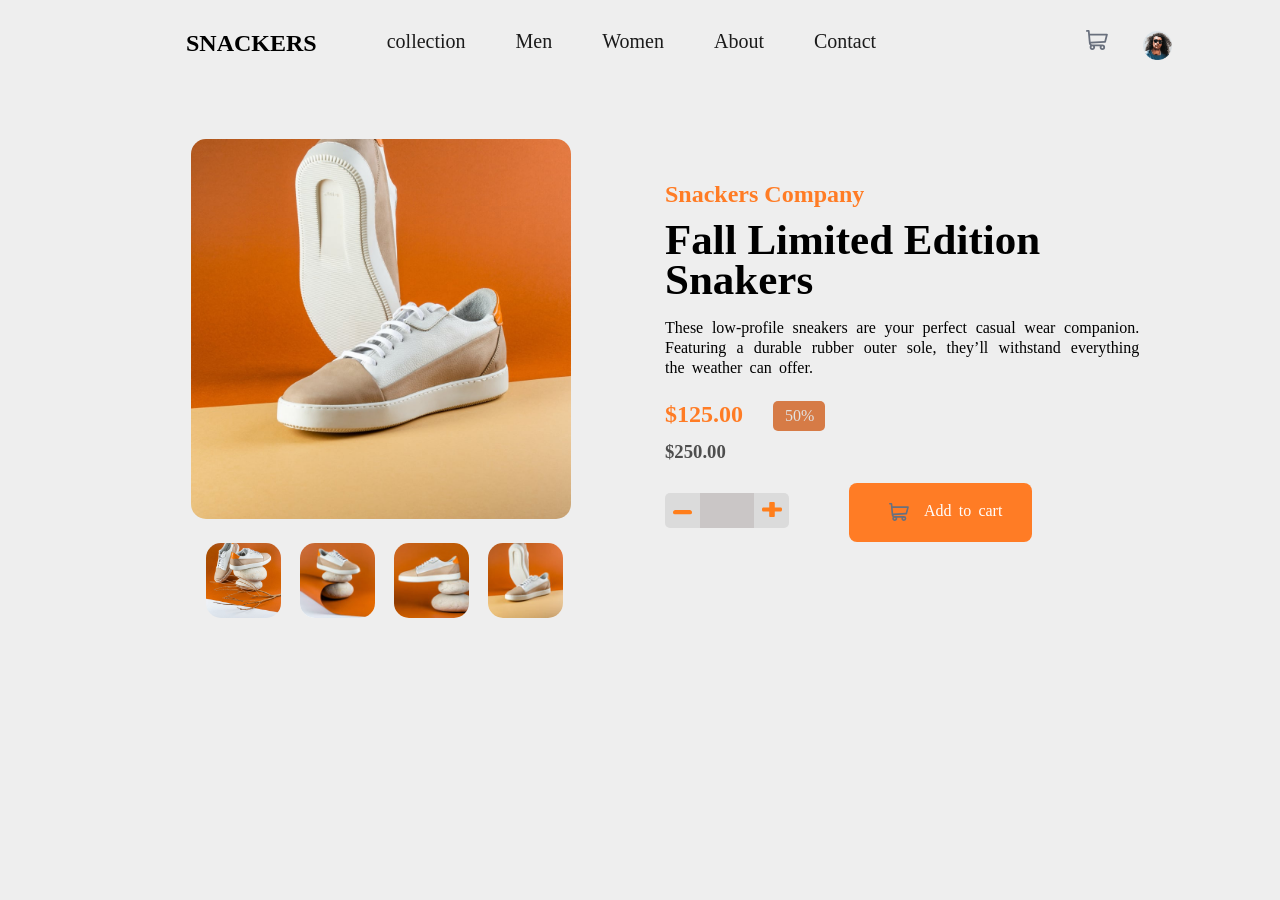
<file: index.html>
<!DOCTYPE html>
<html lang="en">
<head>
  <meta charset="UTF-8">
  <meta name="viewport" content="width=device-width, initial-scale=1.0"> <!-- displays site properly based on user's device -->

  <link rel="icon" type="image/png" sizes="32x32" href="./images/favicon-32x32.png">
  
  <title>Frontend Mentor | E-commerce product page</title>
  <link rel="stylesheet" href="style.css">
  <!-- Feel free to remove these styles or customise in your own stylesheet 👍 -->

</head>
<body>
  <nav>
    <div class = "navbar-item">
      <div class="logo">
        <h4>SNACKERS</h4>
      </div>
      <div class = "point-nav">
          <ul>
            <li>collection</li>
            <li>Men</li>
            <li>Women</li>
            <li>About</li>
            <li>Contact</li>
          </ul>  
      </div>
      <div class="image-nav">
        <img src="images/icon-cart.svg" alt="cart-icon" class="cart-icon">
        <img src="images/image-avatar.png" alt="avatar icon" class = "avatar">
      </div>
        </div>
      </div>
    </div>
  </nav>



  <div class="container">
    <div class="show-image">
      <img src="images/image-product-1.jpg">
      <div class="type-go"> 
        <img src="images/image-product-2.jpg">
        <a href="images/image-product-3.jpg"><img src="images/image-product-3-thumbnail.jpg"></a>
        <img src="images/image-product-4-thumbnail.jpg">
        <img src="images/image-product-1-thumbnail.jpg">
      </div>
    </div>
      
    <div class="body-shop">
      <h2> Snackers Company</h2>
        <h1>Fall Limited Edition Snakers</h1>
          <p>These low-profile sneakers are your perfect casual wear companion. Featuring a 
            durable rubber outer sole, they’ll withstand everything the weather can offer.
          </p>

          <div class="disc-buy">
            <h2>$125.00</h2>
            <p>50%</p>
          </div>
          <h3>$250.00</h3>

          <div class="buy-shop">
          <div class="buy-get">
            <button  class ="btn-minus"><img src="images/icon-minus.svg"></button>
            <input  class ="input-data" type="text" name="" id="input-buy">
           <button  class ="btn-plus"><img src="images/icon-plus.svg"></button> 
          </div>
          <div class="cart-add">
          <img src="images/icon-cart.svg">
          <p>Add to cart</p>
        </div>
        </div>

    </div>
  </div>

  <!--Habis Nav Bar-->

<!--
<div class="left">
    <div class = "image">
        <img src="images/image-product-1.jpg">
        <div class="show-product">
        
  </div>
</div>
</div>

<div class="right">
 
</div>
<h3>$125.00</h3>
<p>50%</p>
<p>$250.00</p>

<div class="buy-item">
  <button>+</button>
  <textarea>0</textarea>
  <button>-</button>
  <button>
    <img src="images/icon-cart.svg">
    <p>Add To Cart</p>
  </button>
</div>


  <div class="attribution">
    Challenge by <a href="https://www.frontendmentor.io?ref=challenge" target="_blank">Frontend Mentor</a>. 
    Coded by <a href="#">Your Name Here</a>.

  -->
 
</body>
</html>
</file>
<file: style.css>
*{
    padding: 0%;
    margin: 0%;
}


.navbar-item {
    /* background-color: aquamarine; */
    display: flex;
    max-width: 100%;
    height: 58px;
    font-size: 20px;
    padding-left: 100px;
    padding-top: 30px;
}

.logo {
    padding-right: 50px;
    padding-left: 86px;
    cursor:pointer;
}

nav ul {
    display: flex;  
    align-items: center;
    margin-right: 60px;
    list-style: none;

}

nav h4{
    font-size: 24px;
}

nav ul li {
    color: rgb(255, 124, 37);
    padding-right: 30px;
    cursor:pointer;
    margin-left: 10px;
    padding-left: 10px;
       
}

.point-nav li{
   color: rgb(27, 27, 27);
}

nav a{
    color: #581d1d;
}

.image-nav {
    padding-left: 120px;
    justify-content: center;
    align-items: center;
}

.avatar {
    padding-left: 30px;
    avatar: 10%
    width: 50%;
    height: 50%;
    align-items: center;
    cursor:pointer;
 
}
.cart-icon {
    margin-bottom:10px;
    cursor:pointer;
}
/* this is finish navbar */


/* this is body */

body {
    /* background-color:burlywood; */
    background-color:rgb(238, 238, 238);
    font-family: Verdana, Tahoma;
}

.container {
    display:flex;
    box-sizing: border-box;
    /* background-color: white; */
    margin: 4% auto;
    max-width: 78%;

}

.show-image{
    flex: 1;
    /* background-color:  rgb(133, 233, 208); */
    padding-left: 50px;
}

.container img{
    width: 380px; 
    border-radius: 15px;  
}

.show-image:hover {
    background-color: rgba(255, 255, 255, 0.158);
}

.type-go{
    border: none;
    margin-top: 20px;
    margin-right: 100px;
    

}

.type-go img{
    width: 75px;
    cursor: pointer;
    margin-left: 15px;
    border-radius: 15px;
    background-color: white;
  

}

.body-shop{
    flex: 20%;
    flex: 1;
    /* background-color: rgb(143, 143, 143); */
    padding: 30px 0px 0px 0px;
}


.body-shop h2{
    margin-top: 12px;
    color: rgb(255, 124, 37);

}

.body-shop h1{
    margin-top: 12px;
    font-size: 43px;
    line-height: 40px;
}

.body-shop p{
    font-size: 16px;
    margin-top: 13px;
    padding: 5px 0px 0px 0px;
    text-align: justify;
    word-spacing: 0.2em;
    line-height: 20px;
}

.disc-buy{
    display: flex;
   
}

.disc-buy p{
    margin-top: 23px;
    color: rgb(226, 226, 226);
    margin-left: 30px;
    border-radius: 5px;
    width: 40px;
    height: 25px;
    padding-left: 12px; 
    background-color: rgba(206, 85, 15, 0.753);
}

.disc-buy h2{
    margin-top: 23px;
}

h3{
    margin-top: 10px;
    color: rgb(78, 78, 78);
}

.buy-get{
    display: flex;
}

.buy-get{
    margin-top: 30px;
}

.btn-plus{
    background-color: rgb(219, 219, 219);
    width: 35px;
    height: 35px;
    border: none;
    cursor: pointer;
    border-radius: 0px 5px 5px 0px;
}

.btn-plus img{
    border-radius: 8px;
    width: 20px;
    height: 15px;
    border-radius: 15px;
  
    
}

.btn-minus{
    background-color: rgb(219, 219, 219);
    width: 35px;
    height: 35px;
    border: none;
    cursor: pointer;
    border-radius: 5px 0px 0px 5px;
}

.btn-minus img{
    border-radius: 8px;
    width: 19px;
    height: 5px;
    
}


.input-data{
    color: rgb(255, 124, 37);
    width: 20px;
    height: 13px;
    border:none;
    padding: 11px;
    padding-left: 23px;
    font-size: 20px;
    background-color: rgb(202, 198, 198);
}

.buy-shop{
    display: flex;
    color: white;
    cursor: pointer;
}

.cart-add{
    margin-left: 60px;
    display: flex;
    margin-top: 20px;
    padding-bottom: 11px;
    background-color: rgb(255, 124, 37);
    padding-left: 30px; 
    padding-right: 30px;
    border-radius: 8px;
    
}

.cart-add img{
    width: 20px;   
    height: 18px;
    padding: 10px;
    padding-top: 20px;
    padding-right: 15px;
    align-items: center;
    
}
</file>
